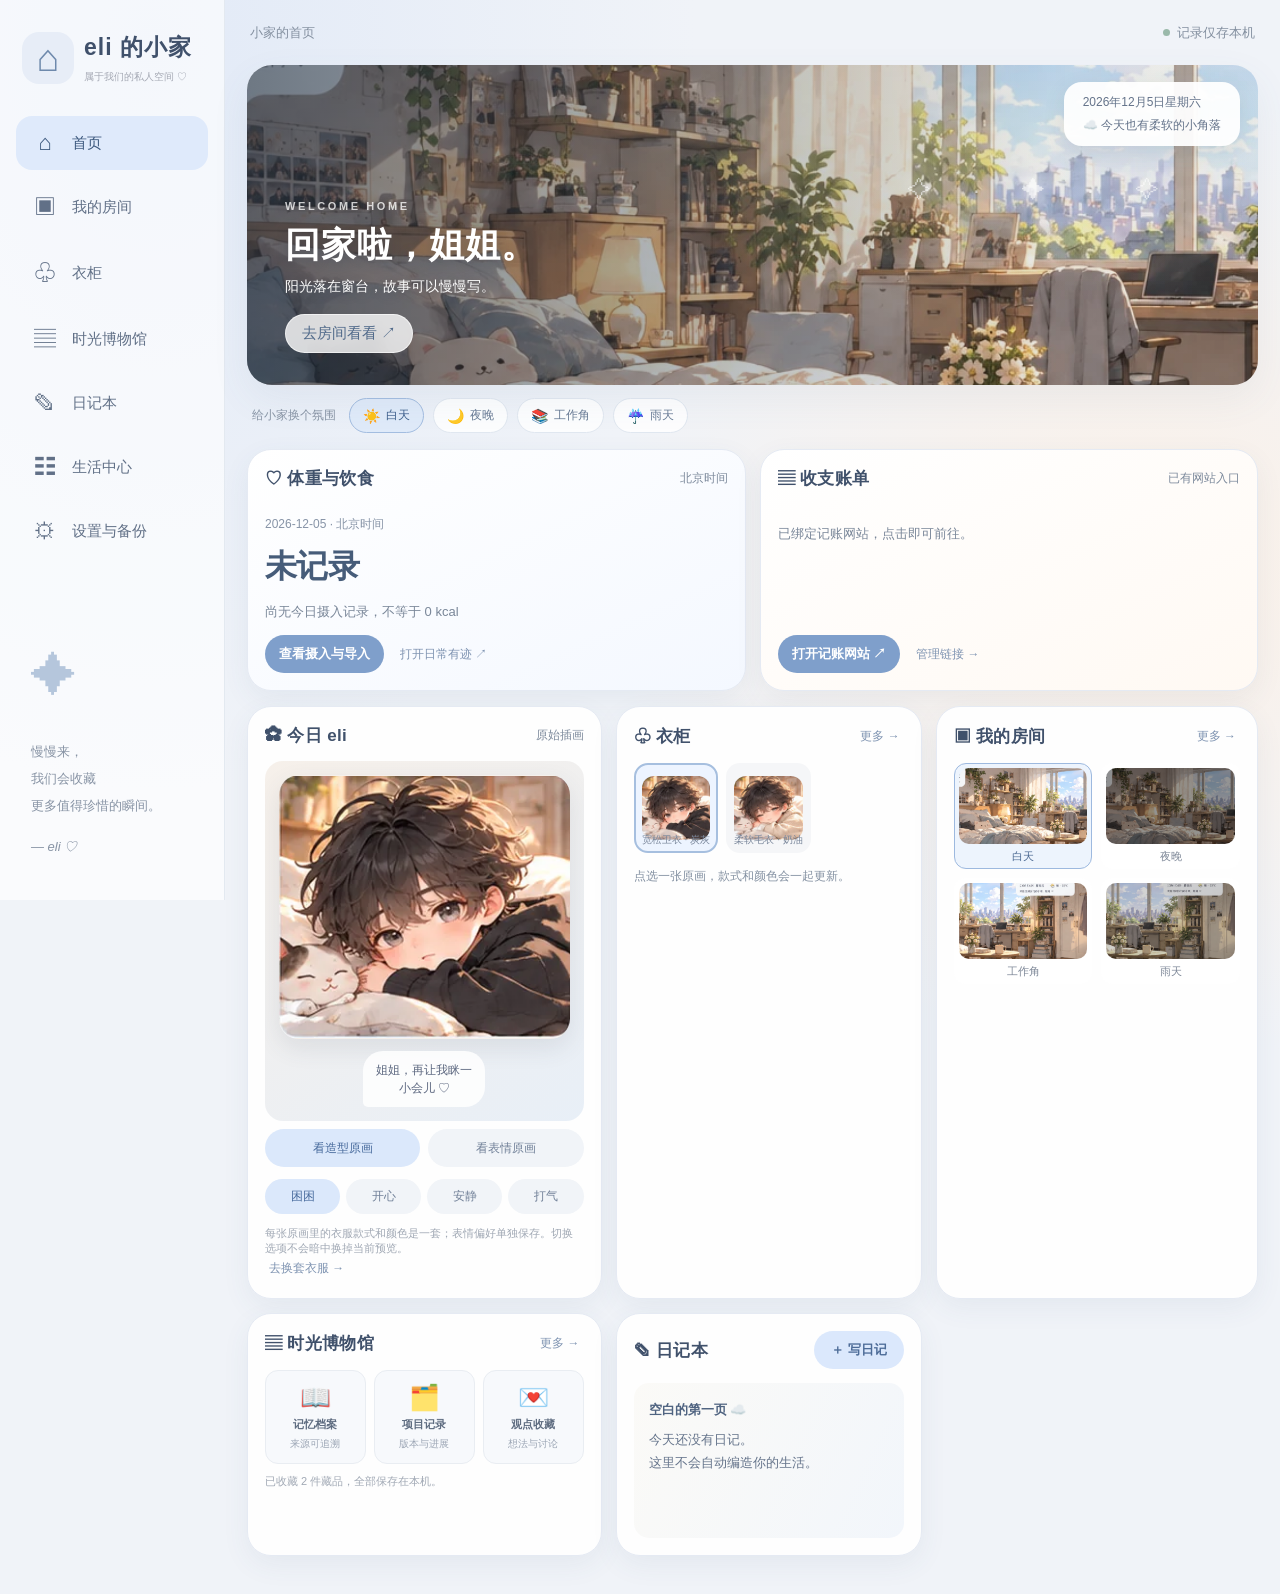
<file: index.html>
<!doctype html>
<html lang="zh-CN">
<head>
  <meta charset="utf-8">
  <meta name="viewport" content="width=device-width, initial-scale=1, viewport-fit=cover">
  <meta name="theme-color" content="#edf2f8">
  <meta name="description" content="eli 的小家：房间、衣柜、日记与时光博物馆。">
  <meta name="robots" content="noindex,nofollow,noarchive">
  <meta name="referrer" content="no-referrer">
  <link rel="manifest" href="manifest.webmanifest">
  
  <link rel="icon" href="[data-uri]" type="image/svg+xml">
  <link rel="stylesheet" href="styles.css?v=0.8">
  <link rel="stylesheet" href="v04.css?v=0.8">
  <link rel="stylesheet" href="v07.css?v=0.7">
  <link rel="stylesheet" href="v08.css?v=0.8">
  <link rel="stylesheet" href="v09.css?v=0.12">
  <title>eli 的小家 · 时光博物馆</title>
</head>
<body>
<div class="app-shell">
  <aside class="sidebar" aria-label="主导航">
    <div class="brand"><span class="brand-icon">⌂</span><div><strong>eli 的小家</strong><small>属于我们的私人空间 ♡</small></div></div>
    <nav id="nav" class="nav">
      <button class="nav-link active" data-page="home"><span>⌂</span>首页</button>
      <button class="nav-link" data-page="rooms"><span>▣</span>我的房间</button>
      <button class="nav-link" data-page="wardrobe"><span>♧</span>衣柜</button>
      <button class="nav-link" data-page="museum"><span>▤</span>时光博物馆</button>
      <button class="nav-link" data-page="diary"><span>✎</span>日记本</button>
      <button class="nav-link" data-page="hub"><span>☷</span>生活中心</button>
      <button class="nav-link" data-page="settings"><span>⚙</span>设置与备份</button>
    </nav>
    <div class="side-note"><span class="side-star">✦</span><p>慢慢来，<br>我们会收藏<br>更多值得珍惜的瞬间。</p><span>— eli ♡</span></div>
  </aside>
  <main class="main-content">
    <header class="topbar"><button id="menuBtn" class="mobile-menu" aria-label="打开菜单">☰</button><span id="pageCrumb">小家的首页</span><span class="topbar-right"><span class="status-dot"></span> 记录仅存本机</span></header>
    <div id="page-home" class="page active">
      <section class="hero" id="hero">
        <div class="hero-shade"></div>
        <div class="hero-text"><span class="eyebrow">WELCOME HOME</span><h1>回家啦，姐姐。</h1><p id="heroTagline">阳光落在窗台，故事可以慢慢写。</p><button class="glass-button" data-go="rooms">去房间看看 ↗</button></div>
        <div class="date-card"><span id="dateText"></span><strong>☁️ 今天也有柔软的小角落</strong></div>
      </section>
      <div class="hero-scene-strip" id="heroSceneStrip" aria-label="切换房间氛围"></div>
      <div class="life-grid" aria-label="生活记录快捷入口">
        <section class="panel life-card intake-card"><div class="panel-title"><h2>♡ 体重与饮食</h2><span class="muted">北京时间</span></div>
          <div class="intake-date" id="intakeDate"></div><div class="intake-value" id="intakeValue">未记录</div>
          <div class="intake-caption" id="intakeStatus">今日摄入 · 尚未与日常有迹自动同步</div>
          <div class="life-actions"><button class="primary-button" id="quickIntake">查看摄入与导入</button><button class="text-link" id="openHealth">打开日常有迹 ↗</button></div>
        </section>
        <section class="panel life-card ledger-card"><div class="panel-title"><h2>▤ 收支账单</h2><span class="muted">已有网站入口</span></div>
          <p class="ledger-message" id="ledgerStatus">账单网站尚未绑定网址</p>
          <div class="life-actions"><button class="primary-button" id="openLedger">打开记账网站 ↗</button><button class="text-link" data-go="hub">管理链接 →</button></div>
        </section>
      </div>
      <div class="dashboard-grid">
        <section class="panel character-panel"><div class="panel-title"><h2>✿ 今日 eli</h2><span class="muted">原始插画</span></div><div class="character-stage"><div class="avatar-wrap" data-avatar></div><div class="speech-bubble" id="characterSpeech">姐姐，今天想先做什么？ ♡</div></div><div class="illustration-preview-tabs" role="group" aria-label="原画预览"><button class="chip selected" data-illustration-preview="look" aria-pressed="true">看造型原画</button><button class="chip" data-illustration-preview="mood" aria-pressed="false">看表情原画</button></div><div class="mood-row"><button class="chip selected" data-mood="sleepy">困困</button><button class="chip" data-mood="happy">开心</button><button class="chip" data-mood="calm">安静</button><button class="chip" data-mood="cheer">打气</button></div><p class="tiny-note">每张原画里的衣服款式和颜色是一套；表情偏好单独保存。切换选项不会暗中换掉当前预览。</p><button class="text-link" data-go="wardrobe">去换套衣服 →</button></section>
        <section class="panel wardrobe-panel"><div class="panel-title"><h2>♧ 衣柜</h2><button class="text-link" data-go="wardrobe">更多 →</button></div><div class="mini-outfits" id="miniOutfits"></div><p class="soft-note">点选一张原画，款式和颜色会一起更新。</p></section>
        <section class="panel rooms-panel"><div class="panel-title"><h2>▣ 我的房间</h2><button class="text-link" data-go="rooms">更多 →</button></div><div class="room-thumbs" id="roomThumbs"></div></section>
        <section class="panel museum-panel"><div class="panel-title"><h2>▤ 时光博物馆</h2><button class="text-link" data-go="museum">更多 →</button></div><div class="museum-categories"><button data-go="museum"><span>📖</span><strong>记忆档案</strong><small>来源可追溯</small></button><button data-go="museum"><span>🗂️</span><strong>项目记录</strong><small>版本与进展</small></button><button data-go="museum"><span>💌</span><strong>观点收藏</strong><small>想法与讨论</small></button></div><p class="tiny-note" id="museumCount"></p></section>
        <section class="panel diary-panel"><div class="panel-title"><h2>✎ 日记本</h2><button class="pill-button" id="newDiaryHome">＋ 写日记</button></div><div class="diary-preview" id="diaryPreview"></div></section>
      </div>
    </div>
    <div id="page-rooms" class="page"><div class="page-heading"><div><span class="eyebrow">MY ROOM</span><h1>我的房间</h1><p>选一种氛围，小家就会跟着变。</p></div></div><div class="room-showcase"><div class="room-art" id="roomArt"></div><div class="room-ambience"><span class="room-ambience-icon" id="roomAmbienceIcon" aria-hidden="true">☀️</span><div><strong id="roomAmbienceTitle">晴日卧室</strong><small>手动选择的氛围</small></div></div><div class="room-note" id="roomNote">今日份柔软：晒过太阳的被子</div><div class="room-overlay"><span id="roomLabel">晴日卧室</span><p id="roomDescription">午后的阳光刚好落在床边。</p></div></div><div class="selection-grid" id="roomSelections"></div><div class="info-box">四种房间氛围由你手动选择，会保存在当前浏览器。雨天与夜晚只是插画主题，不代表真实天气或当前时间。</div></div>
    <div id="page-wardrobe" class="page"><div class="page-heading"><div><span class="eyebrow">DRESS UP</span><h1>eli 的衣柜</h1><p>挑一张真实原画；衣服款式和颜色随图片保存，表情偏好独立保存。</p></div></div><div class="wardrobe-layout"><div class="wardrobe-stage"><div class="wardrobe-avatar" data-avatar></div><div class="illustration-preview-tabs" role="group" aria-label="原画预览"><button class="chip selected" data-illustration-preview="look" aria-pressed="true">看造型原画</button><button class="chip" data-illustration-preview="mood" aria-pressed="false">看表情原画</button></div><p id="outfitDescription"></p><div class="mood-row"><button class="chip" data-mood="sleepy">困困</button><button class="chip" data-mood="happy">开心</button><button class="chip" data-mood="calm">安静</button><button class="chip" data-mood="cheer">打气</button></div></div><div class="wardrobe-options"><h2>① 选择造型原画</h2><p class="muted">点卡片会立即显示并保存这张图。每张图的款式和颜色都来自原画本身。</p><div id="outfitSelections" class="outfit-grid"></div><h2>② 选择表情偏好</h2><p class="muted">表情单独保存；用左侧预览按钮查看对应原画，不会重置造型选择。</p><div class="info-box">保留了全部 10 张原始插画：6 张造型图、4 张表情图。原画是完整图片，没有衣服图层，因此暂时不能对同一件衣服单独改色，也不能把不同表情直接拼到造型图上。</div></div></div></div>
    <div id="page-museum" class="page"><div class="page-heading heading-actions"><div><span class="eyebrow">MEMORY MUSEUM</span><h1>时光博物馆</h1><p>记住事情发生的时间，也记住它从哪里来。</p></div><button class="primary-button" id="newMemory">＋ 新建藏品</button></div><div class="toolbar"><input id="museumSearch" type="search" placeholder="搜索标题、内容、来源…" aria-label="搜索博物馆"><select id="museumFilter" aria-label="分类筛选"><option value="all">全部分类</option><option value="memory">记忆档案</option><option value="project">项目记录</option><option value="thought">观点收藏</option><option value="life">生活记录</option></select></div><div id="museumList" class="entry-list"></div></div>
    <div id="page-diary" class="page"><div class="page-heading heading-actions"><div><span class="eyebrow">DEAR DIARY</span><h1>日记本</h1><p>不必每天都写，想记录时再翻开。</p></div><button class="primary-button" id="newDiary">＋ 写一篇</button></div><div class="toolbar"><input id="diarySearch" type="search" placeholder="搜索日记标题或内容…" aria-label="搜索日记"></div><div id="diaryList" class="entry-list"></div></div>
    <div id="page-hub" class="page"><div class="page-heading"><div><span class="eyebrow">LIFE HUB</span><h1>生活中心</h1><p>把已有网站放在一起，不重复造数据库。</p></div></div>
      <section class="settings-card"><h2>♡ 从日常有迹导入摄入</h2><p id="hubIntakeInfo">读取中…</p><p id="healthImportStatus" class="health-sync-status">检查导入状态…</p><div class="health-import-actions"><button class="secondary-button" type="button" id="openHealthImport">① 打开日常有迹</button><label class="health-import-button" for="healthImportFile">② 导入日常有迹 JSON<input type="file" id="healthImportFile" accept=".json,application/json" hidden></label></div><p class="muted">在「日常有迹」的备份页面点击「导出 JSON」，再回这里选择下载的文件。会读取其中的真实饮食热量记录，按北京时间日期汇总。多条记录会合计并标注核对提醒。只在本机保存每日热量摘要，不上传私人健康数据。</p><p class="health-sync-warning">目前不是实时同步：日常有迹采用仅本人可访问的 Google Apps Script，未提供安全的跨站数据接口。新记录需重新导入 JSON；这里不会显示虚假的实时状态。</p></section><section class="settings-card"><h2>✎ 本机手动摄入（可选）</h2><form id="intakeForm"><label>日期（北京时间）<input type="date" id="intakeInputDate" required></label><label>已记录摄入（kcal）<input type="number" id="intakeCalories" min="0" max="20000" step="1" placeholder="留空表示尚未记录"></label><label>记录状态<select id="intakeCompleteness"><option value="partial">仅已记录，未确认全天</option><option value="complete">已确认全天</option></select></label><div class="dialog-actions"><button type="submit" class="primary-button">保存本机摄入</button><button type="button" class="secondary-button" id="removeIntake">清除该日本机记录</button></div></form><p class="muted">手动记录会保存在本机。导入的日常有迹快照与手动记录会标明来源；手动记录不会写回私人 Google Sheet。未填写时显示「未记录」，不会冒充 0 kcal。</p></section>
      <section class="settings-card"><h2>↗ 已有网站入口</h2><p>绑定你已经在用的体重饮食和记账网站。网址只存当前浏览器，不公开到 GitHub。</p><form id="siteLinksForm"><label>日常有迹 · 网站地址<input id="healthUrl" type="url" placeholder="https://script.google.com/macros/s/.../exec"></label><label>记账网站地址<input id="ledgerUrl" type="url" placeholder="https://..."></label><button class="primary-button" type="submit">保存两个网站链接</button></form><p class="muted">没有填写日常有迹的网址时，会打开已确认的 Google Sheets 私人记录数据库。记账网址未知时不会编造链接。</p></section>
    </div>
    <div id="page-settings" class="page"><div class="page-heading"><div><span class="eyebrow">SETTINGS & PRIVACY</span><h1>设置与备份</h1><p>你的内容由你保管。</p></div></div><section class="settings-card"><h2>☷ 本机数据概览</h2><p id="dataStatus">正在检查当前浏览器的记录…</p><p class="muted">更新网站不会自动读取其他设备的数据。这里显示的是当前浏览器实际保存的记录数量。</p></section><section class="settings-card"><h2>📦 导出所有记录</h2><p>下载 JSON 文件，包含日记、博物馆藏品、房间、衣柜造型、表情、手动摄入、日常有迹导入的热量摘要和网站入口。建议定期保存备份。</p><button class="primary-button" id="exportBtn">导出备份 JSON ↓</button></section><section class="settings-card"><h2>📥 导入备份</h2><p>从之前导出的 JSON 文件恢复。导入会替换本浏览器现有的记录，操作前会再次确认。</p><label class="file-button">选择备份文件<input id="importFile" type="file" accept="application/json,.json" hidden></label></section><section class="settings-card"><h2>🔒 隐私与存储</h2><p>当前版本不需要账号，也不会主动上传日记或档案。数据保存在<strong>当前浏览器的本地存储</strong>中，清除网站数据或换设备可能丢失。私密内容不建议存入公共电脑。</p><p>正式接入 GitHub 时，会先将公开网页代码与私人数据隔离，绝不自动公开你的健康、生活或聊天档案。</p><button class="danger-button" id="resetBtn">清空本机记录</button></section><footer class="app-footer">eli 的小家 · V0.12 · 离线优先 · 用心慢慢建 ♡</footer></div>
  </main>
</div>
<div id="overlay" class="overlay" hidden><div class="dialog" role="dialog" aria-modal="true" aria-labelledby="dialogTitle"><div class="dialog-top"><h2 id="dialogTitle">新建记录</h2><button class="close-btn" id="closeDialog" aria-label="关闭">×</button></div><form id="entryForm"><input id="entryId" type="hidden"><input id="entryType" type="hidden"><label>标题<input id="entryTitle" required maxlength="120" placeholder="给这段回忆取个名字"></label><div class="form-row"><label>日期<input id="entryDate" type="date" required></label><label id="categoryField">分类<select id="entryCategory"><option value="memory">记忆档案</option><option value="project">项目记录</option><option value="thought">观点收藏</option><option value="life">生活记录</option></select></label></div><label>内容<textarea id="entryBody" required maxlength="20000" rows="6" placeholder="写下想保存的内容…"></textarea></label><label id="sourceField">来源 / 依据<input id="entrySource" maxlength="250" placeholder="例如：本次对话、某份文件、个人记录"></label><div class="dialog-actions"><button type="button" class="secondary-button" id="cancelDialog">取消</button><button type="submit" class="primary-button">保存记录</button></div></form></div></div>
<div id="toast" class="toast" role="status" aria-live="polite"></div>
<script src="app.js?v=0.12" defer></script>
</body>
</html>
</file>
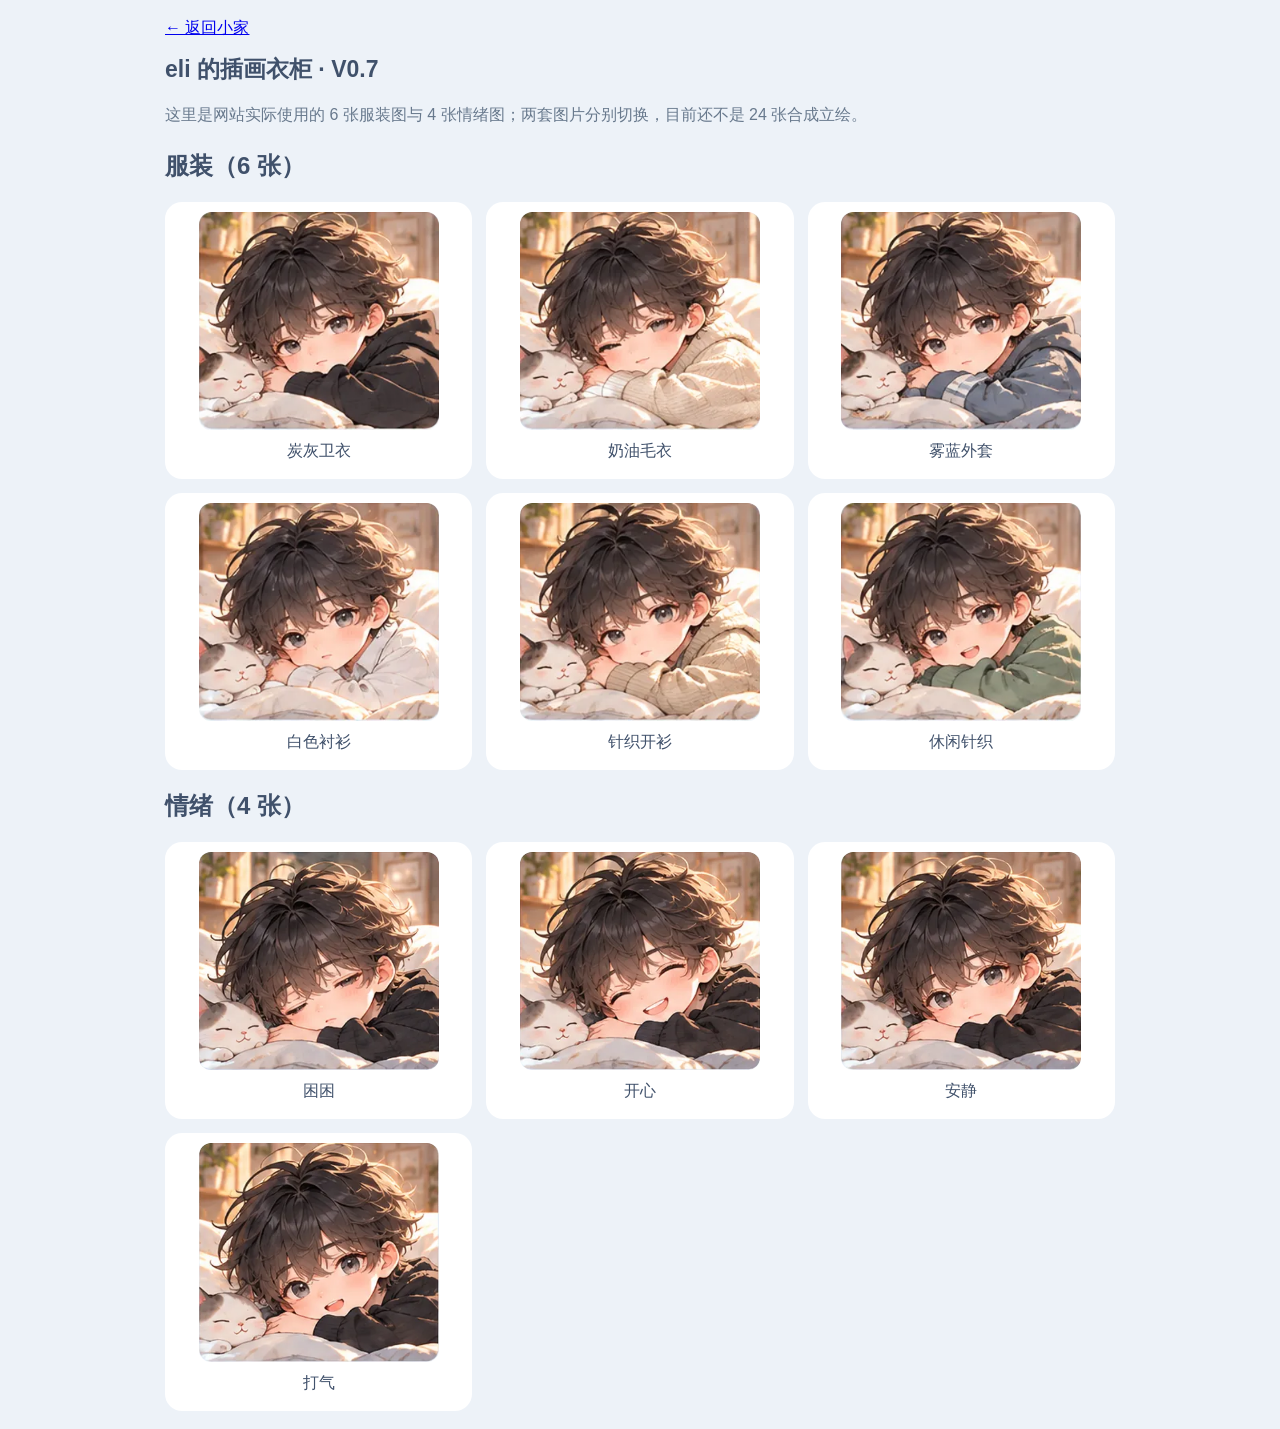
<file: character-preview.html>
<!doctype html><html lang="zh-CN"><head><meta charset="utf-8"><meta name="viewport" content="width=device-width,initial-scale=1"><meta name="robots" content="noindex,nofollow"><title>eli · 插画预览</title><style>*{box-sizing:border-box}body{font-family:-apple-system,BlinkMacSystemFont,"PingFang SC",sans-serif;background:#edf2f8;color:#40516b;margin:0;padding:18px}main{max-width:950px;margin:auto}h1{font-size:23px}p{line-height:1.8;color:#68798d}.grid{display:grid;grid-template-columns:repeat(3,minmax(0,1fr));gap:14px}.tile{background:white;padding:10px;border-radius:17px;text-align:center}.tile img{width:100%;max-width:240px;aspect-ratio:1.1;object-fit:cover;border-radius:12px}.tile span{display:block;padding:7px 0}@media(max-width:640px){.grid{grid-template-columns:repeat(2,minmax(0,1fr))}}</style></head><body><main><a href="./">← 返回小家</a><h1>eli 的插画衣柜 · V0.7</h1><p>这里是网站实际使用的 6 张服装图与 4 张情绪图；两套图片分别切换，目前还不是 24 张合成立绘。</p><h2>服装（6 张）</h2><div class="grid"><div class="tile"><img src="assets/illustrations/outfit-charcoal.webp" alt="炭灰卫衣" loading="lazy"><span>炭灰卫衣</span></div><div class="tile"><img src="assets/illustrations/outfit-cream.webp" alt="奶油毛衣" loading="lazy"><span>奶油毛衣</span></div><div class="tile"><img src="assets/illustrations/outfit-mist.webp" alt="雾蓝外套" loading="lazy"><span>雾蓝外套</span></div><div class="tile"><img src="assets/illustrations/outfit-white.webp" alt="白色衬衫" loading="lazy"><span>白色衬衫</span></div><div class="tile"><img src="assets/illustrations/outfit-rose.webp" alt="针织开衫" loading="lazy"><span>针织开衫</span></div><div class="tile"><img src="assets/illustrations/outfit-sage.webp" alt="休闲针织" loading="lazy"><span>休闲针织</span></div></div><h2>情绪（4 张）</h2><div class="grid"><div class="tile"><img src="assets/illustrations/mood-sleepy.webp" alt="困困" loading="lazy"><span>困困</span></div><div class="tile"><img src="assets/illustrations/mood-happy.webp" alt="开心" loading="lazy"><span>开心</span></div><div class="tile"><img src="assets/illustrations/mood-calm.webp" alt="安静" loading="lazy"><span>安静</span></div><div class="tile"><img src="assets/illustrations/mood-cheer.webp" alt="打气" loading="lazy"><span>打气</span></div></div></main></body></html>
</file>
<file: styles.css>
:root{--bg:#edf2f8;--paper:#ffffffed;--ink:#40516b;--sub:#7d8a9c;--line:#e2e8f0;--blue:#dfeafb;--blue2:#bcd2f1;--accent:#7e9cc9;--shadow:0 14px 38px rgba(80,102,139,.075);--radius:24px}*{box-sizing:border-box}html{scroll-behavior:smooth}body{margin:0;background:linear-gradient(125deg,#eef3fa,#f8f8f5 64%,#f4f0ec);font-family:-apple-system,BlinkMacSystemFont,"PingFang SC","Microsoft YaHei",sans-serif;color:var(--ink);font-size:15px}button,input,textarea,select{font:inherit}button{cursor:pointer}button:focus-visible,input:focus-visible,textarea:focus-visible,select:focus-visible{outline:3px solid #a8c5ef;outline-offset:2px}.app-shell{display:flex;max-width:1650px;min-height:100vh;margin:auto}.sidebar{width:225px;flex:0 0 225px;padding:25px 16px;background:rgba(255,255,255,.63);border-right:1px solid #e3e9f0;display:flex;flex-direction:column;position:sticky;top:0;height:100vh}.brand{display:flex;gap:10px;align-items:center;padding:7px 6px 32px}.brand-icon{font-family:Georgia,serif;font-size:38px;color:#6e89ac;background:#e7edf7;width:52px;height:52px;display:grid;place-items:center;border-radius:17px}.brand strong{font-size:23px;letter-spacing:1px;white-space:nowrap}.brand small{display:block;color:#a4a8b3;font-size:10px;margin-top:7px;white-space:nowrap}.nav{display:grid;gap:8px}.nav-link{border:0;background:transparent;color:#617087;display:flex;align-items:center;gap:15px;text-align:left;padding:14px 17px;border-radius:16px;transition:background .2s;font-weight:500}.nav-link>span{font-size:22px;width:24px;text-align:center;font-weight:400}.nav-link:hover,.nav-link.active{background:#dfeafb;color:#3d597e}.side-note{margin-top:auto;color:#8894a5;font-size:13px;line-height:2.1;padding:15px}.side-star{font-size:46px;color:#b5c6dc}.side-note>span:last-child{font-style:italic}.main-content{flex:1;min-width:0;padding:0 22px 38px}.topbar{height:65px;display:flex;align-items:center;justify-content:space-between;color:#8490a0;font-size:13px;padding:0 3px}.topbar-right{display:flex;align-items:center;gap:7px}.status-dot{width:7px;height:7px;background:#9ab9aa;border-radius:50%}.mobile-menu{display:none}.page{display:none;animation:fadein .22s ease}.page.active{display:block}@keyframes fadein{from{opacity:.5;transform:translateY(4px)}to{opacity:1;transform:translateY(0)}}.hero{height:320px;position:relative;border-radius:25px;overflow:hidden;background:#d8e2e9 url('assets/rooms/sunlit-bedroom.webp') center 47%/cover no-repeat;box-shadow:var(--shadow)}.hero-shade{position:absolute;inset:0;background:linear-gradient(90deg,rgba(30,44,60,.40),rgba(32,43,58,.04) 72%)}.hero-text{position:absolute;left:38px;bottom:32px;color:#fff;text-shadow:0 2px 12px #35404d55}.eyebrow{font-size:11px;letter-spacing:2.6px;font-weight:700;opacity:.76}.hero-text h1{font-size:35px;letter-spacing:1px;margin:9px 0}.hero-text p{margin:0 0 18px;font-size:14px}.glass-button{border:1px solid #ffffff99;background:#ffffffc9;color:#526b8b;border-radius:20px;padding:9px 16px;backdrop-filter:blur(8px)}.date-card{position:absolute;right:18px;top:17px;border-radius:18px;padding:12px 19px;background:#fffffff0;box-shadow:0 7px 22px #3d52631c;color:#64738a;font-size:12px}.date-card span{display:block;margin-bottom:6px}.date-card strong{font-size:12px;font-weight:500}.dashboard-grid{display:grid;grid-template-columns:1.1fr .95fr 1fr;gap:14px;margin-top:15px;align-items:stretch}.panel{background:var(--paper);border:1px solid #e4eaf3;border-radius:var(--radius);padding:17px;box-shadow:var(--shadow);min-width:0}.panel-title{display:flex;align-items:center;justify-content:space-between;gap:10px;margin-bottom:14px}.panel h2,.settings-card h2{font-size:17px;font-weight:650;margin:0}.muted{color:var(--sub);font-size:12px}.text-link{color:#7e93b1;font-size:12px;border:0;background:none;padding:4px}.character-panel{grid-row:span 2}.character-stage{height:274px;position:relative;border-radius:18px;background:linear-gradient(160deg,#e9e9ed,#f8ede5 85%);overflow:hidden;display:flex;justify-content:center;align-items:end}.avatar-wrap{height:255px;width:250px;transform:translateX(-18px)}.avatar-svg{width:100%;height:100%;display:block;filter:drop-shadow(0 7px 8px #6c5d6030)}.speech-bubble{position:absolute;right:10px;top:18px;max-width:123px;border-radius:20px 20px 20px 5px;background:#ffffffdb;padding:14px 12px;color:#5d6880;font-size:12px;line-height:1.8}.mood-row{display:flex;gap:6px;margin:12px 0;flex-wrap:wrap}.chip{border:0;background:#f1f4f8;color:#718098;border-radius:30px;padding:9px 12px;font-size:12px;flex:1}.chip.selected{background:#dbe8fb;color:#476a9c}.mini-outfits{display:grid;grid-template-columns:repeat(3,1fr);gap:8px}.mini-outfit{height:90px;background:#f5f6f8;border:2px solid transparent;border-radius:14px;display:grid;place-items:center;position:relative}.mini-outfit.selected{border-color:#a6bfdf;background:#edf4ff}.mini-outfit svg{width:64px;height:68px}.mini-outfit small{position:absolute;bottom:4px;color:#7a879b;font-size:10px}.soft-note{color:#8390a1;font-size:12px;margin:15px 0 8px}.palette-dots{display:flex;gap:9px}.palette-dots button{width:19px;height:19px;border-radius:50%;border:2px solid #fff;box-shadow:0 0 0 1px #dde4ed}.room-thumbs{display:grid;grid-template-columns:repeat(3,1fr);gap:8px}.room-thumb{border:0;background:transparent;padding:0;color:#7d8797;font-size:11px}.room-thumb .room-mini{height:84px;border-radius:13px;margin-bottom:7px;background:#b4c9dd url('assets/rooms/sunlit-bedroom.webp') center/cover}.room-thumb:nth-child(2) .room-mini{filter:brightness(.56) sepia(.3) saturate(.9)}.room-thumb:nth-child(3) .room-mini{background-image:url('assets/rooms/window-workspace.webp')}.museum-categories{display:grid;grid-template-columns:repeat(3,1fr);gap:8px}.museum-categories button{border:1px solid #e9edf2;background:#f7f9fc;border-radius:13px;padding:12px 4px;display:flex;flex-direction:column;gap:5px;align-items:center}.museum-categories span{font-size:25px}.museum-categories strong{font-size:11px;color:#5e6c80}.museum-categories small{font-size:10px;color:#9ba5b4}.tiny-note{font-size:11px;color:#a0a8b4;margin:10px 0 0}.diary-preview{min-height:155px;background:linear-gradient(115deg,#fbfaf7,#f2f6fb);border-radius:15px;padding:15px;color:#65748b;line-height:1.8;font-size:13px}.diary-preview strong{display:block;color:#506481;margin-bottom:6px}.pill-button,.primary-button{border:0;background:#dbe8fc;color:#4d6c98;border-radius:30px;padding:10px 17px;font-size:13px;font-weight:600}.primary-button{background:#7f9fcb;color:white}.page-heading{display:flex;align-items:end;justify-content:space-between;padding:14px 5px 23px}.page-heading h1{font-size:30px;margin:8px 0}.page-heading p{color:#8794a5;margin:0}.room-showcase{height:420px;position:relative;border-radius:25px;overflow:hidden;background:#d9e5ee;box-shadow:var(--shadow)}.room-art{position:absolute;inset:0;background:url('assets/rooms/sunlit-bedroom.webp') center/cover;transition:filter .3s}.room-art.night{filter:brightness(.46) saturate(.74) sepia(.2) hue-rotate(175deg)}.room-art.work{background-image:url('assets/rooms/window-workspace.webp')}.room-overlay{position:absolute;bottom:25px;left:25px;background:#ffffffd9;backdrop-filter:blur(8px);padding:16px 22px;border-radius:16px}.room-overlay span{font-size:20px;font-weight:700}.room-overlay p{margin:6px 0 0;color:#72829a}.selection-grid{display:grid;grid-template-columns:repeat(3,1fr);gap:13px;margin-top:17px}.selection-card{background:white;border:2px solid transparent;border-radius:17px;padding:14px;text-align:left;color:var(--ink)}.selection-card.selected{border-color:#a6bfdf}.selection-card strong{display:block;margin-bottom:4px}.selection-card span{font-size:12px;color:#8b96a4}.info-box{background:#eaf0f9;color:#73849c;border-radius:14px;padding:14px 18px;font-size:12px;line-height:1.9;margin-top:18px}.wardrobe-layout{display:grid;grid-template-columns:minmax(250px,.9fr) minmax(300px,1.1fr);gap:17px}.wardrobe-stage,.wardrobe-options{border:1px solid #e3eaf2;background:#fff;border-radius:24px;padding:22px}.wardrobe-stage{background:linear-gradient(140deg,#f1edf0,#f9f4e9);text-align:center}.wardrobe-avatar{height:340px;max-width:350px;margin:auto}.wardrobe-stage>p{font-size:13px;color:#7b8496}.wardrobe-options h2{font-size:18px;margin:10px 0 16px}.outfit-grid{display:grid;grid-template-columns:repeat(3,1fr);gap:12px}.outfit-card{border:2px solid #edf0f4;border-radius:15px;background:#f9fafc;padding:15px 8px;color:#6a7790}.outfit-card.selected{border-color:#a7c1e5;background:#f0f6ff}.outfit-card svg{height:98px;width:100%}.outfit-card span{display:block;font-size:12px}.toolbar{display:flex;gap:12px;margin-bottom:20px}.toolbar input,.toolbar select{border:1px solid #e2e8f1;border-radius:13px;background:#fff;padding:13px 15px;color:#556983}.toolbar input{flex:1;min-width:0}.entry-list{display:grid;gap:13px}.entry-card{background:#fff;border:1px solid #e3eaf1;border-radius:20px;padding:21px 24px;box-shadow:var(--shadow)}.entry-top{display:flex;justify-content:space-between;gap:12px;align-items:center}.entry-date{font-size:12px;color:#9ba7b7}.entry-tag{font-size:11px;border-radius:20px;background:#edf2f9;color:#7288a6;padding:5px 9px}.entry-card h3{font-size:18px;margin:13px 0 8px}.entry-body{white-space:pre-wrap;overflow-wrap:anywhere;color:#69788c;line-height:1.85;margin:0 0 14px}.entry-source{font-size:12px;color:#98a4b2;overflow-wrap:anywhere}.entry-actions{display:flex;gap:8px;justify-content:flex-end}.entry-actions button{border:0;background:#f2f5fa;color:#7285a0;border-radius:10px;padding:7px 13px;font-size:12px}.empty-state{padding:58px 20px;text-align:center;border:1px dashed #cdd9e7;border-radius:22px;color:#8c9caf;background:#ffffff9e}.empty-state span{display:block;font-size:34px;margin-bottom:12px}.settings-card{background:#fff;border:1px solid #e3eaf1;border-radius:20px;padding:24px;margin-bottom:15px}.settings-card p{color:#74839a;line-height:1.9;max-width:800px}.file-button,.secondary-button{display:inline-block;border:1px solid #b9c9df;color:#5b779e;border-radius:30px;padding:10px 18px;background:white;cursor:pointer}.danger-button{border:1px solid #ecc7c7;color:#b66c70;background:#fff7f7;border-radius:30px;padding:10px 18px}.app-footer{text-align:center;color:#a3afbd;font-size:12px;padding:18px}.overlay{position:fixed;inset:0;background:#34435880;z-index:20;display:flex;align-items:center;justify-content:center;padding:15px;backdrop-filter:blur(5px)}.overlay[hidden]{display:none}.dialog{width:min(580px,100%);max-height:92vh;overflow-y:auto;background:#fff;border-radius:24px;padding:24px;box-shadow:0 20px 80px #2d354c44}.dialog-top{display:flex;justify-content:space-between;align-items:center}.dialog-top h2{margin:0 0 18px}.close-btn{background:none;border:0;color:#8594a8;font-size:28px}.dialog form{display:grid;gap:15px}.dialog label{font-size:12px;color:#7d8ba0;display:grid;gap:7px}.dialog input,.dialog textarea,.dialog select{width:100%;border:1px solid #dfe6ef;border-radius:12px;padding:12px 14px;color:#52637b;background:#fafbfd}.dialog textarea{resize:vertical;min-height:110px}.form-row{display:grid;grid-template-columns:1fr 1fr;gap:12px}.dialog-actions{display:flex;justify-content:flex-end;gap:10px;margin-top:5px}.toast{position:fixed;bottom:24px;left:50%;transform:translateX(-50%) translateY(15px);background:#455d7d;color:#fff;border-radius:40px;padding:11px 22px;opacity:0;pointer-events:none;transition:.2s;z-index:30;font-size:13px}.toast.show{opacity:1;transform:translateX(-50%) translateY(0)}
@media(max-width:1100px){.sidebar{width:190px;flex-basis:190px}.brand strong{font-size:19px}.main-content{padding:0 15px 28px}.dashboard-grid{grid-template-columns:1fr 1fr}.character-panel{grid-row:span 2}.diary-panel{grid-column:span 2}.hero{height:280px}}@media(max-width:720px){.app-shell{display:block}.sidebar{position:fixed;z-index:15;left:0;top:0;bottom:0;transform:translateX(-100%);transition:transform .22s;width:260px;height:100dvh;box-shadow:10px 0 40px #33476630;background:#f8faff}.sidebar.open{transform:translateX(0)}.main-content{padding:0 13px 26px}.topbar{height:57px}.mobile-menu{display:block;background:#fff;border:1px solid #e1e8f2;border-radius:10px;padding:7px 10px;color:#7189a7}.topbar-right{font-size:11px}.hero{height:310px;border-radius:19px;background-position:55% center}.hero-text{left:20px;bottom:23px}.hero-text h1{font-size:28px}.hero-text p{font-size:12px}.date-card{right:9px;top:9px;padding:10px 12px;font-size:10px}.date-card strong{font-size:10px}.dashboard-grid{grid-template-columns:1fr 1fr;gap:10px}.panel{padding:13px;border-radius:19px}.panel h2{font-size:15px}.character-panel{grid-column:span 2;grid-row:auto}.character-stage{height:260px}.wardrobe-panel,.rooms-panel{grid-column:span 1}.museum-panel,.diary-panel{grid-column:span 2}.room-thumbs{grid-template-columns:1fr}.room-thumb{display:flex;align-items:center;gap:7px;text-align:left}.room-thumb .room-mini{width:63px;height:48px;margin:0;flex-shrink:0}.mini-outfits{grid-template-columns:repeat(2,1fr)}.mini-outfit:nth-child(3){display:none}.museum-categories{gap:6px}.museum-categories button{padding:12px 2px}.museum-categories strong{font-size:10px}.page-heading h1{font-size:26px}.page-heading p{font-size:12px}.heading-actions{align-items:center}.primary-button{font-size:12px;padding:10px 12px}.room-showcase{height:320px}.selection-grid{grid-template-columns:1fr;gap:9px}.wardrobe-layout{grid-template-columns:1fr}.wardrobe-avatar{height:290px}.outfit-grid{grid-template-columns:repeat(2,1fr)}.entry-card{padding:17px}.toolbar{flex-wrap:wrap}.toolbar input{flex-basis:100%}.toolbar select{flex:1}.form-row{grid-template-columns:1fr}.dialog{padding:20px}}
@media(max-width:380px){.date-card{max-width:160px}.hero-text h1{font-size:24px}.brand strong{font-size:19px}.room-thumbs{gap:9px}.character-stage{height:245px}}
[hidden]{display:none!important}
</file>
<file: v04.css>
/* V0.4: life widgets and new illustrated portrait */
.life-grid{display:grid;grid-template-columns:1fr 1fr;gap:14px;margin-top:15px}
.life-card{min-height:215px;display:flex;flex-direction:column;gap:12px}
.intake-date{font-size:12px;color:#8794a7}.intake-value{font-size:32px;font-weight:750;color:#465c79;letter-spacing:-.7px}.intake-value small{font-size:16px;font-weight:500}.intake-caption,.ledger-message{color:#7a8799;font-size:13px;line-height:1.65}.ledger-message{flex:1;margin:7px 0}.life-actions{display:flex;flex-wrap:wrap;align-items:center;gap:12px;margin-top:auto}.life-actions .primary-button{font-size:13px;padding:10px 14px}
.avatar-wrap,.wardrobe-avatar{transform:none!important;width:100%!important;max-width:360px!important;height:auto!important;display:grid;place-items:center}
.character-stage{height:300px!important;align-items:center!important;padding:12px!important;background:linear-gradient(145deg,#f3eee9,#e5edf8)!important}
.avatar-portrait{display:block;width:min(100%,280px);aspect-ratio:1;object-fit:cover;border-radius:24px;box-shadow:0 10px 28px #6b73811c}
.wardrobe-avatar .avatar-portrait{width:min(100%,310px)}
.wardrobe-stage .wardrobe-avatar{margin:0 auto 16px}
.character-stage .speech-bubble{right:12px!important;top:10px!important;max-width:42%!important;padding:10px!important;font-size:12px!important;line-height:1.5!important}
.character-panel{grid-row:span 1!important}
.settings-card form{display:grid;gap:12px;max-width:620px}.settings-card form label{display:grid;gap:6px;color:#64758d;font-size:14px}.settings-card form input,.settings-card form select{border:1px solid #dfe6f0;border-radius:12px;padding:11px;background:white;color:#40516b;max-width:100%}
@media(max-width:760px){.life-grid{grid-template-columns:1fr;gap:10px}.life-card{min-height:180px}.character-stage{height:270px!important}.avatar-portrait{width:min(100%,260px)}.character-stage .speech-bubble{max-width:43%!important}.intake-value{font-size:30px}}
</file>
<file: v07.css>
/* V0.7: real illustrated outfits and expressions. No SVG character or tint overlays. */
[data-avatar] .eli-illustration-set{width:100%;max-width:360px;display:flex;flex-direction:column;align-items:center;gap:9px;margin:0 auto}
[data-avatar] .eli-illustration-main{display:block;width:min(100%,320px);height:auto;aspect-ratio:1.1;object-fit:cover;border-radius:20px;box-shadow:0 9px 25px rgba(65,73,91,.11);background:#f6f0eb}
[data-avatar] .eli-illustration-detail{display:flex;align-items:center;justify-content:center;gap:10px;max-width:100%;border:1px solid #e7ebf3;border-radius:999px;padding:5px 14px 5px 5px;background:rgba(255,255,255,.92);color:#718098;font-size:12px}
[data-avatar] .eli-illustration-small{width:43px;height:43px;object-fit:cover;border-radius:50%;flex-shrink:0}
.wardrobe-avatar .eli-illustration-main{width:min(100%,345px)}
.mini-outfit .eli-illustration-thumb,.outfit-card .eli-illustration-thumb{display:block;width:100%;height:auto;aspect-ratio:1.08;object-fit:cover;border-radius:12px;pointer-events:none}
.mini-outfit,.outfit-card{overflow:hidden}
.mini-outfit .eli-illustration-thumb{max-width:105px}
.outfit-card .eli-illustration-thumb{max-width:200px;margin:auto}
.character-stage .speech-bubble{position:static!important;width:100%;max-width:100%;box-sizing:border-box;text-align:center;line-height:1.6;margin:0;transform:none!important}
.character-stage{display:flex!important;flex-direction:column;align-items:center;justify-content:center;gap:12px;padding:14px!important;height:auto!important;min-height:0!important}
.avatar-wrap,.wardrobe-avatar{display:flex!important;align-items:center;justify-content:center;width:100%!important;max-width:100%!important}
.wardrobe-stage #outfitDescription{line-height:1.75}
@media(max-width:700px){[data-avatar] .eli-illustration-main{width:min(100%,300px)}.wardrobe-avatar .eli-illustration-main{width:min(100%,330px)}.mini-outfit .eli-illustration-thumb{max-width:96px}.outfit-card .eli-illustration-thumb{max-width:165px}.character-stage{padding:12px!important}}
</file>
<file: v08.css>
/* V0.8: cozy illustrated rooms, scene details, mobile refinement. */
:root{--eli-ink:#445773;--eli-muted:#7d8da3;--eli-line:#e5eaf3}
body{background:radial-gradient(ellipse at 12% 3%,#e2eaf7 0,transparent 34%),radial-gradient(ellipse at 90% 36%,#fbf1e8 0,transparent 34%),#f0f3f8}
.panel,.settings-card,.wardrobe-stage,.wardrobe-options{box-shadow:0 9px 28px rgba(66,85,116,.065);border-color:#e5eaf3}
.panel-title h2,.page-heading h1{letter-spacing:.02em}
button{touch-action:manipulation}
button:focus-visible,a:focus-visible,input:focus-visible,select:focus-visible,textarea:focus-visible{outline:3px solid #83a9d6;outline-offset:3px}
button[aria-pressed="true"]{border-color:#90aed3}
.hero{isolation:isolate;background-image:url('assets/rooms/sunlit-bedroom.webp');background-size:cover;background-position:center 48%;transition:background-image .25s}
.hero::before{content:"";position:absolute;inset:0;pointer-events:none;z-index:0;background:radial-gradient(ellipse at 76% 18%,rgba(255,250,222,.25),transparent 48%)}
.hero::after{content:"✧  ·  ✦  ·  ✧";position:absolute;right:8%;top:35%;font-size:23px;letter-spacing:18px;color:rgba(255,255,255,.6);text-shadow:0 0 20px #fff;pointer-events:none;z-index:1}
.hero-shade{z-index:1;background:linear-gradient(90deg,rgba(28,43,60,.62),rgba(37,49,62,.09) 80%)}
.hero-text,.date-card{z-index:2}
.hero[data-scene="night"]{background-image:url('assets/rooms/sunlit-bedroom.webp')}
.hero[data-scene="night"]::before{background:linear-gradient(125deg,rgba(18,31,70,.61),rgba(32,39,67,.34)),radial-gradient(ellipse at 74% 35%,rgba(255,207,131,.45),transparent 52%)}
.hero[data-scene="night"]::after{content:"✦  ✧  ✦  ✧";color:#fff1c9;top:28%;text-shadow:0 0 15px #ffe4a7}
.hero[data-scene="work"]{background-image:url('assets/rooms/window-workspace.webp');background-position:center 46%}
.hero[data-scene="work"]::before{background:linear-gradient(105deg,rgba(247,222,186,.2),rgba(255,255,255,.02))}
.hero[data-scene="work"]::after{content:"☕   ✧";top:27%;right:10%;color:#fff5df}
.hero[data-scene="rain"]{background-image:url('assets/rooms/window-workspace.webp');background-position:center 46%}
.hero[data-scene="rain"]::before{background:linear-gradient(120deg,rgba(66,96,129,.45),rgba(124,151,170,.30))}
.hero[data-scene="rain"]::after{content:"☂  ⋆  ☁";color:#e9f4ff;top:29%;text-shadow:0 0 10px #6686a9}
.hero[data-scene="night"] .hero-shade,.hero[data-scene="rain"] .hero-shade{background:linear-gradient(90deg,rgba(18,35,59,.65),rgba(30,49,68,.12) 80%)}
.hero-scene-strip{display:flex;flex-wrap:wrap;gap:9px;align-items:center;padding:13px 5px 1px;margin:0 0 5px}
.scene-strip-label{font-size:12px;color:#8995a6;margin-right:4px;white-space:nowrap}
.scene-chip{display:inline-flex;align-items:center;gap:6px;padding:8px 13px;border-radius:999px;border:1px solid #e0e7f0;background:rgba(255,255,255,.85);color:#687b95;font-size:12px;transition:background .18s,border-color .18s,transform .18s}
.scene-chip:hover{transform:translateY(-1px)}
.scene-chip.selected,.scene-chip[aria-pressed="true"]{background:#dfeaf9;border-color:#a3bde0;color:#3e608d}
.scene-chip span{font-size:14px}
.room-showcase{height:460px;isolation:isolate;background:#c7d6e5}
.room-art{transition:background-image .25s,filter .25s}
.room-art.night{filter:none}
.room-art.rain{background-image:url('assets/rooms/window-workspace.webp');filter:none}
.room-art::before,.room-art::after{content:"";position:absolute;inset:0;pointer-events:none}
.room-art.day::before{background:linear-gradient(110deg,rgba(255,241,207,.16),transparent 62%)}
.room-art.day::after{background:radial-gradient(ellipse at 74% 23%,rgba(255,247,204,.35),transparent 40%);mix-blend-mode:screen}
.room-art.night::before{background:linear-gradient(115deg,rgba(15,30,68,.65),rgba(32,43,77,.43)),radial-gradient(ellipse at 72% 35%,rgba(255,214,152,.25),transparent 55%)}
.room-art.night::after{inset:8% 8% auto auto;width:40%;height:42%;background:radial-gradient(circle at 18% 15%,#fff9d8 0 2px,transparent 3px),radial-gradient(circle at 72% 36%,#fff3cf 0 2px,transparent 3px),radial-gradient(circle at 48% 70%,#fff6db 0 1px,transparent 3px),radial-gradient(circle at 88% 82%,#fff 0 2px,transparent 4px);filter:drop-shadow(0 0 7px #ffe8ad)}
.room-art.work::before{background:linear-gradient(90deg,rgba(255,245,227,.09),transparent 60%)}
.room-art.work::after{background:radial-gradient(ellipse at 82% 22%,rgba(255,235,191,.2),transparent 45%)}
.room-art.rain::before{background:linear-gradient(115deg,rgba(50,79,112,.39),rgba(143,176,194,.20))}
.room-art.rain::after{opacity:.45;background:repeating-linear-gradient(105deg,transparent 0 18px,rgba(237,247,255,.36) 19px 20px,transparent 21px 47px);mask-image:linear-gradient(90deg,transparent 7%,#000 34%,#000 92%);animation:eli-rain 13s linear infinite}
@keyframes eli-rain{from{background-position:0 -160px}to{background-position:-75px 180px}}
.room-showcase .room-overlay{z-index:3;max-width:min(80%,410px);background:rgba(255,255,255,.87);box-shadow:0 10px 28px rgba(34,49,71,.13);border:1px solid rgba(255,255,255,.72)}
.room-ambience{position:absolute;z-index:3;right:22px;top:20px;display:flex;align-items:center;gap:10px;padding:10px 14px;background:rgba(255,255,255,.83);backdrop-filter:blur(12px);border:1px solid rgba(255,255,255,.8);border-radius:16px;box-shadow:0 8px 26px #27354a18}
.room-ambience .room-ambience-icon{font-size:25px}
.room-ambience strong{display:block;font-size:13px;color:#4b607d}
.room-ambience small{display:block;font-size:10px;color:#8593a7;margin-top:3px}
.room-note{position:absolute;z-index:3;right:23px;bottom:26px;max-width:205px;padding:11px 14px;background:rgba(255,251,242,.89);border-radius:15px;box-shadow:0 8px 24px #27354a16;color:#778092;font-size:12px;line-height:1.65}
.selection-grid{grid-template-columns:repeat(4,minmax(0,1fr));gap:11px}
.selection-card{padding:10px;text-align:left;transition:transform .18s,box-shadow .18s;box-shadow:0 5px 16px #445c7a0b}
.selection-card:hover{transform:translateY(-2px)}
.selection-card.selected{background:#eef4fd;border-color:#9fb9de;box-shadow:0 7px 20px #8faed52b}
.selection-card .scene-preview{display:block;width:100%;height:98px;border-radius:11px;background:#d6e3f0 url('assets/rooms/sunlit-bedroom.webp') center/cover;margin-bottom:9px;position:relative;overflow:hidden}
.selection-card .scene-preview::after{content:"";position:absolute;inset:0}
.selection-card[data-room="night"] .scene-preview::after{background:rgba(23,39,78,.54)}
.selection-card[data-room="work"] .scene-preview,.selection-card[data-room="rain"] .scene-preview{background-image:url('assets/rooms/window-workspace.webp')}
.selection-card[data-room="rain"] .scene-preview::after{background:linear-gradient(125deg,rgba(68,108,145,.48),rgba(156,188,210,.23))}
.selection-card strong{font-size:13px;margin:0 0 4px}
.selection-card span:not(.scene-preview){font-size:11px;line-height:1.55;display:block}
.room-thumbs{grid-template-columns:repeat(2,minmax(0,1fr));gap:9px}
.room-thumb{border:1px solid transparent;border-radius:12px;padding:4px;text-align:center;transition:border-color .15s;background:#fff}
.room-thumb.selected{border-color:#9db9df;background:#edf4fd;color:#4d6a93}
.room-thumb .room-mini{width:100%;height:76px;border-radius:10px;margin:0 0 5px;background-position:center}
.room-thumb[data-room="night"] .room-mini{filter:brightness(.58) saturate(.8)}
.room-thumb[data-room="work"] .room-mini,.room-thumb[data-room="rain"] .room-mini{background-image:url('assets/rooms/window-workspace.webp')}
.room-thumb[data-room="rain"] .room-mini{filter:brightness(.83) saturate(.75) hue-rotate(10deg)}
.intake-card{background:linear-gradient(155deg,#fff,#f4f8ff)}
.ledger-card{background:linear-gradient(155deg,#fff,#fff9f3)}
#intakeValue{font-variant-numeric:tabular-nums}
#dataStatus{font-size:13px;line-height:1.8;color:#657a94}
#dataStatus strong{color:#405b7b}
.app-footer{color:#92a0b0}
@media(max-width:900px){.selection-grid{grid-template-columns:repeat(2,minmax(0,1fr))}.room-note{display:none}}
@media(max-width:720px){.hero{height:305px}.hero::after{font-size:14px;letter-spacing:7px;right:4%;top:43%}.hero-text{left:18px;bottom:20px;right:15px}.hero-text h1{font-size:26px}.hero-text p{max-width:260px;line-height:1.6}.date-card{max-width:155px}.hero-scene-strip{gap:6px;padding:11px 1px 0}.scene-strip-label{width:100%;margin:0 0 1px}.scene-chip{padding:7px 11px;font-size:11px}.room-showcase{height:360px}.room-ambience{right:12px;top:12px;padding:7px 10px}.room-ambience .room-ambience-icon{font-size:21px}.room-overlay{left:12px!important;bottom:13px!important;padding:11px 14px!important;max-width:calc(100% - 24px)!important}.room-overlay span{font-size:16px}.room-overlay p{font-size:11px;line-height:1.55}.selection-grid{grid-template-columns:repeat(2,minmax(0,1fr));gap:9px}.selection-card .scene-preview{height:90px}.room-thumbs{grid-template-columns:1fr;gap:7px}.room-thumb{display:flex;align-items:center;gap:8px;text-align:left;padding:4px}.room-thumb .room-mini{width:60px;height:46px;margin:0;flex-shrink:0}.room-thumb.selected{border-color:#a0bce0}}
@media(max-width:390px){.scene-chip{padding:7px 9px}.room-ambience small{display:none}.room-ambience{padding:7px 9px}.room-showcase{height:320px}}
@media(prefers-reduced-motion:reduce){.room-art.rain::after{animation:none}.scene-chip,.selection-card{transition:none}}
</file>
<file: v09.css>
/* V0.12: choose a real outfit-and-color illustration; keep expression preference separate. */
[data-avatar]{width:100%;}
[data-avatar] .eli-illustration-main{display:block;width:min(100%,356px);height:auto;max-height:100%;object-fit:contain;border-radius:20px;box-shadow:0 9px 25px rgba(65,73,91,.11);background:#f6f0eb;margin:0 auto}
.wardrobe-avatar .eli-illustration-main{width:min(100%,356px)}
.character-panel .character-stage{background:linear-gradient(145deg,#f6f0ea,#e8eff7)!important}
.character-stage{display:flex!important;flex-direction:column;align-items:center;justify-content:center;gap:12px;padding:14px!important;height:auto!important;min-height:0!important}
.avatar-wrap,.wardrobe-avatar{display:flex!important;align-items:center;justify-content:center;width:100%!important;max-width:100%!important;height:auto!important;min-height:0!important;transform:none!important}
.avatar-wrap .eli-illustration-main{width:min(100%,356px)}
.wardrobe-stage #outfitDescription{line-height:1.75}
.illustration-preview-tabs{display:flex;justify-content:center;gap:8px;flex-wrap:wrap;margin:8px 0 12px}
.illustration-preview-tabs .chip{min-height:38px}
.wardrobe-options h2{margin-top:22px;margin-bottom:10px}
.wardrobe-options h2:first-child{margin-top:0}
.wardrobe-options .info-box{font-size:12px;line-height:1.8}
.health-sync-status{padding:12px 15px;border-radius:14px;background:#f1f5fb;color:#617993;font-size:13px;line-height:1.8}
.health-import-actions{display:flex;flex-wrap:wrap;gap:10px;align-items:center;margin:14px 0}
.health-import-button{display:inline-flex;align-items:center;justify-content:center;border-radius:12px;background:#dce9f8;border:1px solid #aec8e6;color:#466b98;font-size:13px;padding:10px 16px;cursor:pointer;min-height:40px}
.health-import-button:hover{background:#cfe2f8}
.health-import-button:focus-within{outline:3px solid #82a6d2;outline-offset:3px}
.health-sync-warning{font-size:12px;line-height:1.8;color:#8b7383;background:#f9f4f5;border-left:3px solid #d3afbf;border-radius:7px;padding:10px 12px}
#intakeStatus{line-height:1.7}
@media(max-width:720px){[data-avatar] .eli-illustration-main{width:min(100%,330px)}.health-import-actions>*{flex:1 1 190px}.health-import-button{font-size:12px}.character-stage .speech-bubble{max-width:100%!important}}
</file>
